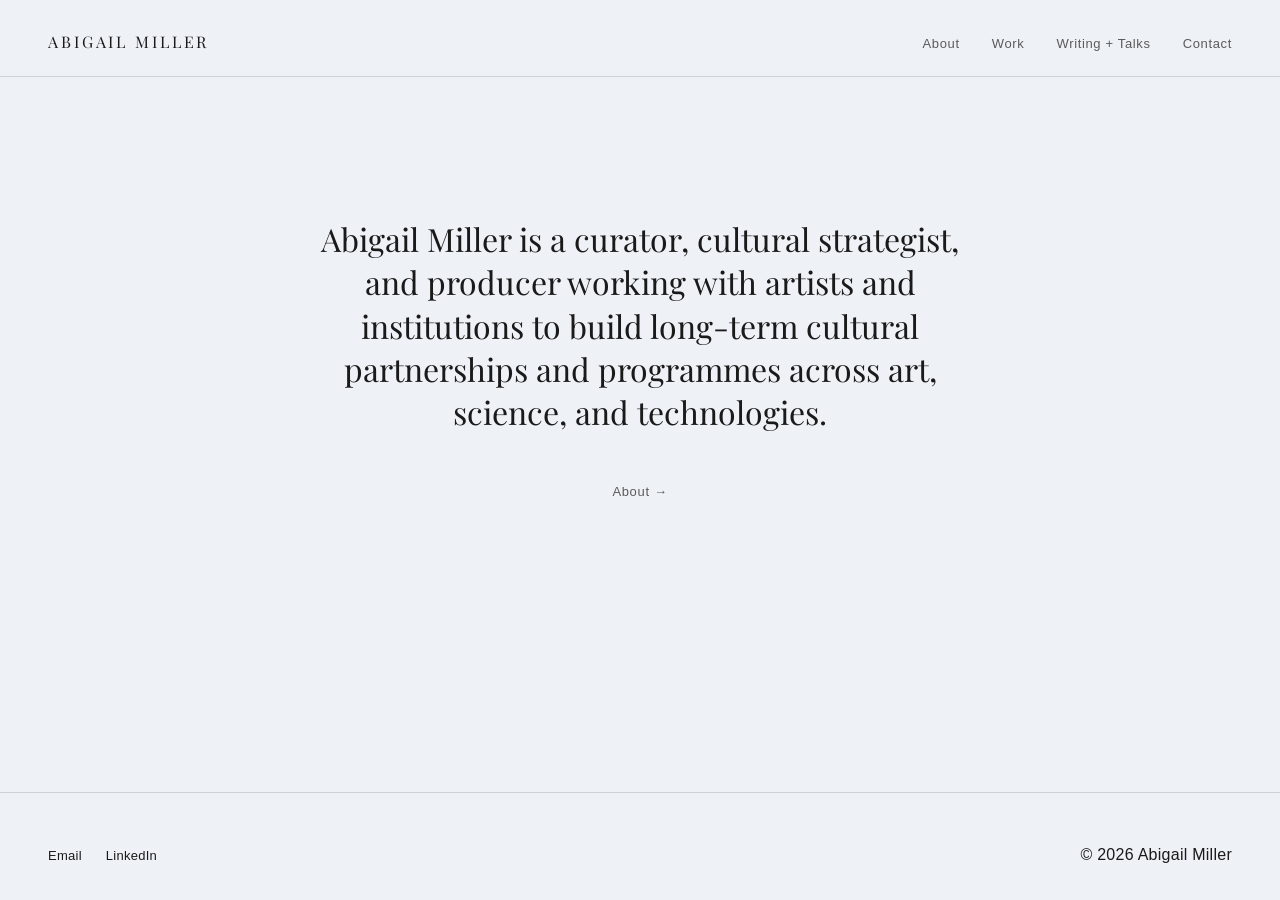
<file: index.html>
<!DOCTYPE html>
<html lang="en">
<head>
    <meta charset="UTF-8">
    <meta name="viewport" content="width=device-width, initial-scale=1.0">
    <title>Abigail Miller</title>
    <link rel="icon" type="image/png" href="/favicon.png">
    <link rel="preconnect" href="https://fonts.googleapis.com">
    <link rel="preconnect" href="https://fonts.gstatic.com" crossorigin>
    <link href="https://fonts.googleapis.com/css2?family=Playfair+Display:wght@400;500&display=swap" rel="stylesheet">
    <link rel="stylesheet" href="/styles.css">
    <script src="nav.js" defer></script>
</head>
<body>
    <header class="site-header">
        <div class="site-header__inner">
            <a href="/" class="wordmark" aria-label="Abigail Miller, home">Abigail Miller</a>
            <div class="nav">
                <button type="button" class="nav__toggle" aria-expanded="false" aria-controls="nav-list" aria-label="Menu">Menu</button>
                <ul class="nav__list" id="nav-list">
                    <li><a class="nav__link" href="/about">About</a></li>
                    <li><a class="nav__link" href="/work">Work</a></li>
                    <li><a class="nav__link" href="/writing">Writing + Talks</a></li>
                    <li><a class="nav__link" href="/contact">Contact</a></li>
                </ul>
            </div>
        </div>
    </header>

    <main class="main--landing">
        <section class="landing">
            <p class="landing__statement">Abigail Miller is a curator, cultural strategist, and producer working with artists and institutions to build long-term cultural partnerships and programmes across art, science, and technologies.</p>
            <a class="landing__link" href="/about">About &rarr;</a>
        </section>
    </main>

    <footer class="site-footer">
        <div class="site-footer__inner">
            <div class="site-footer__group">
                <a href="mailto:abigail.kathleen.miller@gmail.com">Email</a>
                <a href="https://www.linkedin.com/in/abigailkmiller/">LinkedIn</a>
            </div>
            <p>&copy; 2026 Abigail Miller</p>
        </div>
    </footer>
</body>
</html>
</file>
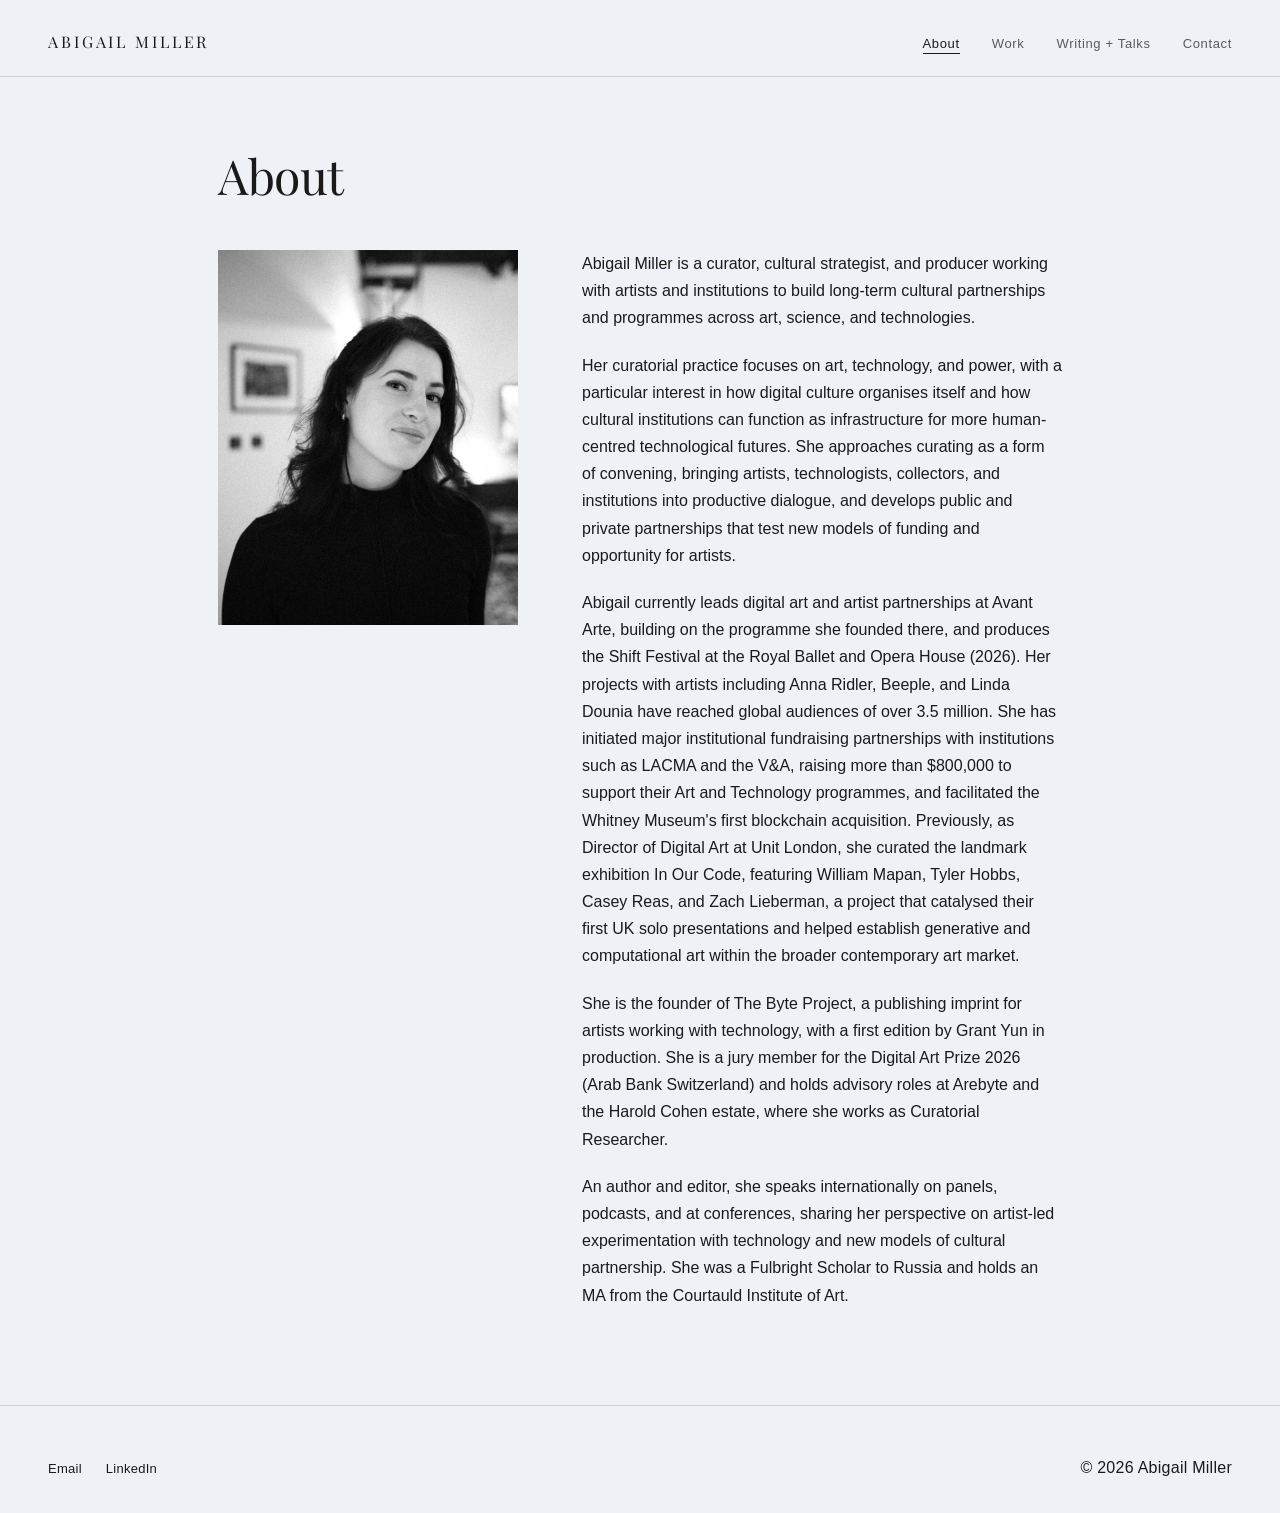
<file: about.html>
<!DOCTYPE html>
<html lang="en">
<head>
    <meta charset="UTF-8">
    <meta name="viewport" content="width=device-width, initial-scale=1.0">
    <title>About | Abigail Miller</title>
    <link rel="icon" type="image/png" href="favicon.png">
    <link rel="preconnect" href="https://fonts.googleapis.com">
    <link rel="preconnect" href="https://fonts.gstatic.com" crossorigin>
    <link href="https://fonts.googleapis.com/css2?family=Playfair+Display:wght@400;500&display=swap" rel="stylesheet">
    <link rel="stylesheet" href="styles.css">
    <script src="nav.js" defer></script>
</head>
<body>
    <header class="site-header">
        <div class="site-header__inner">
            <a href="index.html" class="wordmark" aria-label="Abigail Miller, home">Abigail Miller</a>
            <div class="nav">
                <button type="button" class="nav__toggle" aria-expanded="false" aria-controls="nav-list" aria-label="Menu">Menu</button>
                <ul class="nav__list" id="nav-list">
                    <li><a class="nav__link" href="about.html" aria-current="page">About</a></li>
                    <li><a class="nav__link" href="work.html">Work</a></li>
                    <li><a class="nav__link" href="writing.html">Writing + Talks</a></li>
                    <li><a class="nav__link" href="contact.html">Contact</a></li>
                </ul>
            </div>
        </div>
    </header>

    <main>
        <article class="about-page">
            <header class="page-title">
                <h1>About</h1>
            </header>

            <div class="about-layout">
                <figure class="about-portrait">
                    <img class="portrait" src="portrait.jpg" alt="Abigail Miller">
                </figure>

                <div class="about-copy prose">
                    <p>Abigail Miller is a curator, cultural strategist, and producer working with artists and institutions to build long-term cultural partnerships and programmes across art, science, and technologies.</p>

                    <p>Her curatorial practice focuses on art, technology, and power, with a particular interest in how digital culture organises itself and how cultural institutions can function as infrastructure for more human-centred technological futures. She approaches curating as a form of convening, bringing artists, technologists, collectors, and institutions into productive dialogue, and develops public and private partnerships that test new models of funding and opportunity for artists.</p>

                    <p>Abigail currently leads digital art and artist partnerships at Avant Arte, building on the programme she founded there, and produces the Shift Festival at the Royal Ballet and Opera House (2026). Her projects with artists including Anna Ridler, Beeple, and Linda Dounia have reached global audiences of over 3.5 million. She has initiated major institutional fundraising partnerships with institutions such as LACMA and the V&amp;A, raising more than $800,000 to support their Art and Technology programmes, and facilitated the Whitney Museum's first blockchain acquisition. Previously, as Director of Digital Art at Unit London, she curated the landmark exhibition In Our Code, featuring William Mapan, Tyler Hobbs, Casey Reas, and Zach Lieberman, a project that catalysed their first UK solo presentations and helped establish generative and computational art within the broader contemporary art market.</p>

                    <p>She is the founder of The Byte Project, a publishing imprint for artists working with technology, with a first edition by Grant Yun in production. She is a jury member for the Digital Art Prize 2026 (Arab Bank Switzerland) and holds advisory roles at Arebyte and the Harold Cohen estate, where she works as Curatorial Researcher.</p>

                    <p>An author and editor, she speaks internationally on panels, podcasts, and at conferences, sharing her perspective on artist-led experimentation with technology and new models of cultural partnership. She was a Fulbright Scholar to Russia and holds an MA from the Courtauld Institute of Art.</p>
                </div>
            </div>
        </article>
    </main>

    <footer class="site-footer">
        <div class="site-footer__inner">
            <div class="site-footer__group">
                <a href="mailto:abigail.kathleen.miller@gmail.com">Email</a>
                <a href="https://www.linkedin.com/in/abigailkmiller/">LinkedIn</a>
            </div>
            <p>&copy; 2026 Abigail Miller</p>
        </div>
    </footer>
</body>
</html>
</file>
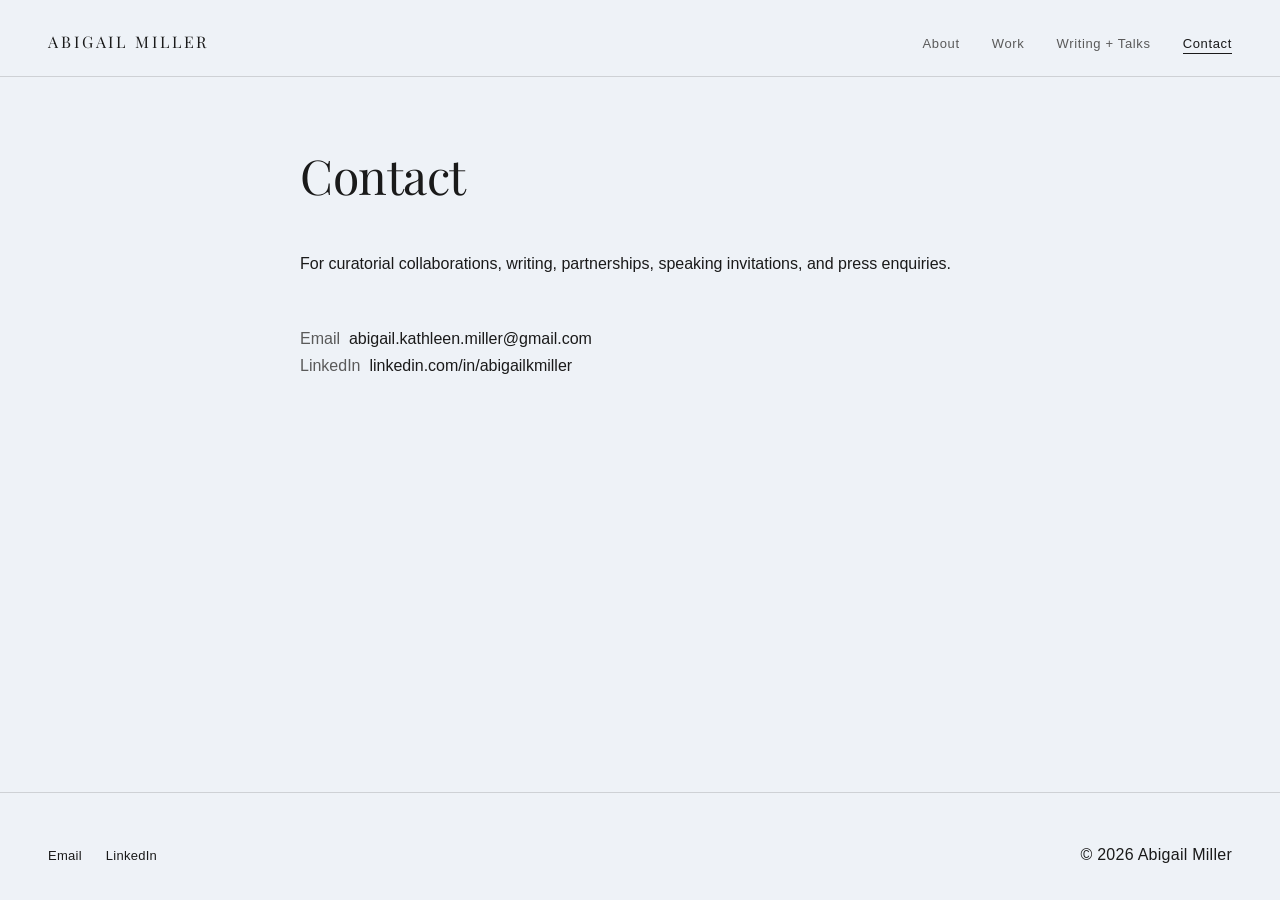
<file: contact.html>
<!DOCTYPE html>
<html lang="en">
<head>
    <meta charset="UTF-8">
    <meta name="viewport" content="width=device-width, initial-scale=1.0">
    <title>Contact | Abigail Miller</title>
    <link rel="icon" type="image/png" href="favicon.png">
    <link rel="preconnect" href="https://fonts.googleapis.com">
    <link rel="preconnect" href="https://fonts.gstatic.com" crossorigin>
    <link href="https://fonts.googleapis.com/css2?family=Playfair+Display:wght@400;500&display=swap" rel="stylesheet">
    <link rel="stylesheet" href="styles.css">
    <script src="nav.js" defer></script>
</head>
<body>
    <header class="site-header">
        <div class="site-header__inner">
            <a href="index.html" class="wordmark" aria-label="Abigail Miller, home">Abigail Miller</a>
            <div class="nav">
                <button type="button" class="nav__toggle" aria-expanded="false" aria-controls="nav-list" aria-label="Menu">Menu</button>
                <ul class="nav__list" id="nav-list">
                    <li><a class="nav__link" href="about.html">About</a></li>
                    <li><a class="nav__link" href="work.html">Work</a></li>
                    <li><a class="nav__link" href="writing.html">Writing + Talks</a></li>
                    <li><a class="nav__link" href="contact.html" aria-current="page">Contact</a></li>
                </ul>
            </div>
        </div>
    </header>

    <main>
        <article class="page">
            <header class="page-title">
                <h1>Contact</h1>
            </header>

            <p class="contact-statement">For curatorial collaborations, writing, partnerships, speaking invitations, and press enquiries.</p>

            <div class="contact-details">
                <p><span class="contact-details__label">Email</span>&nbsp;&nbsp;<a href="mailto:abigail.kathleen.miller@gmail.com">abigail.kathleen.miller@gmail.com</a></p>
                <p><span class="contact-details__label">LinkedIn</span>&nbsp;&nbsp;<a href="https://www.linkedin.com/in/abigailkmiller/">linkedin.com/in/abigailkmiller</a></p>
            </div>
        </article>
    </main>

    <footer class="site-footer">
        <div class="site-footer__inner">
            <div class="site-footer__group">
                <a href="mailto:abigail.kathleen.miller@gmail.com">Email</a>
                <a href="https://www.linkedin.com/in/abigailkmiller/">LinkedIn</a>
            </div>
            <p>&copy; 2026 Abigail Miller</p>
        </div>
    </footer>
</body>
</html>
</file>
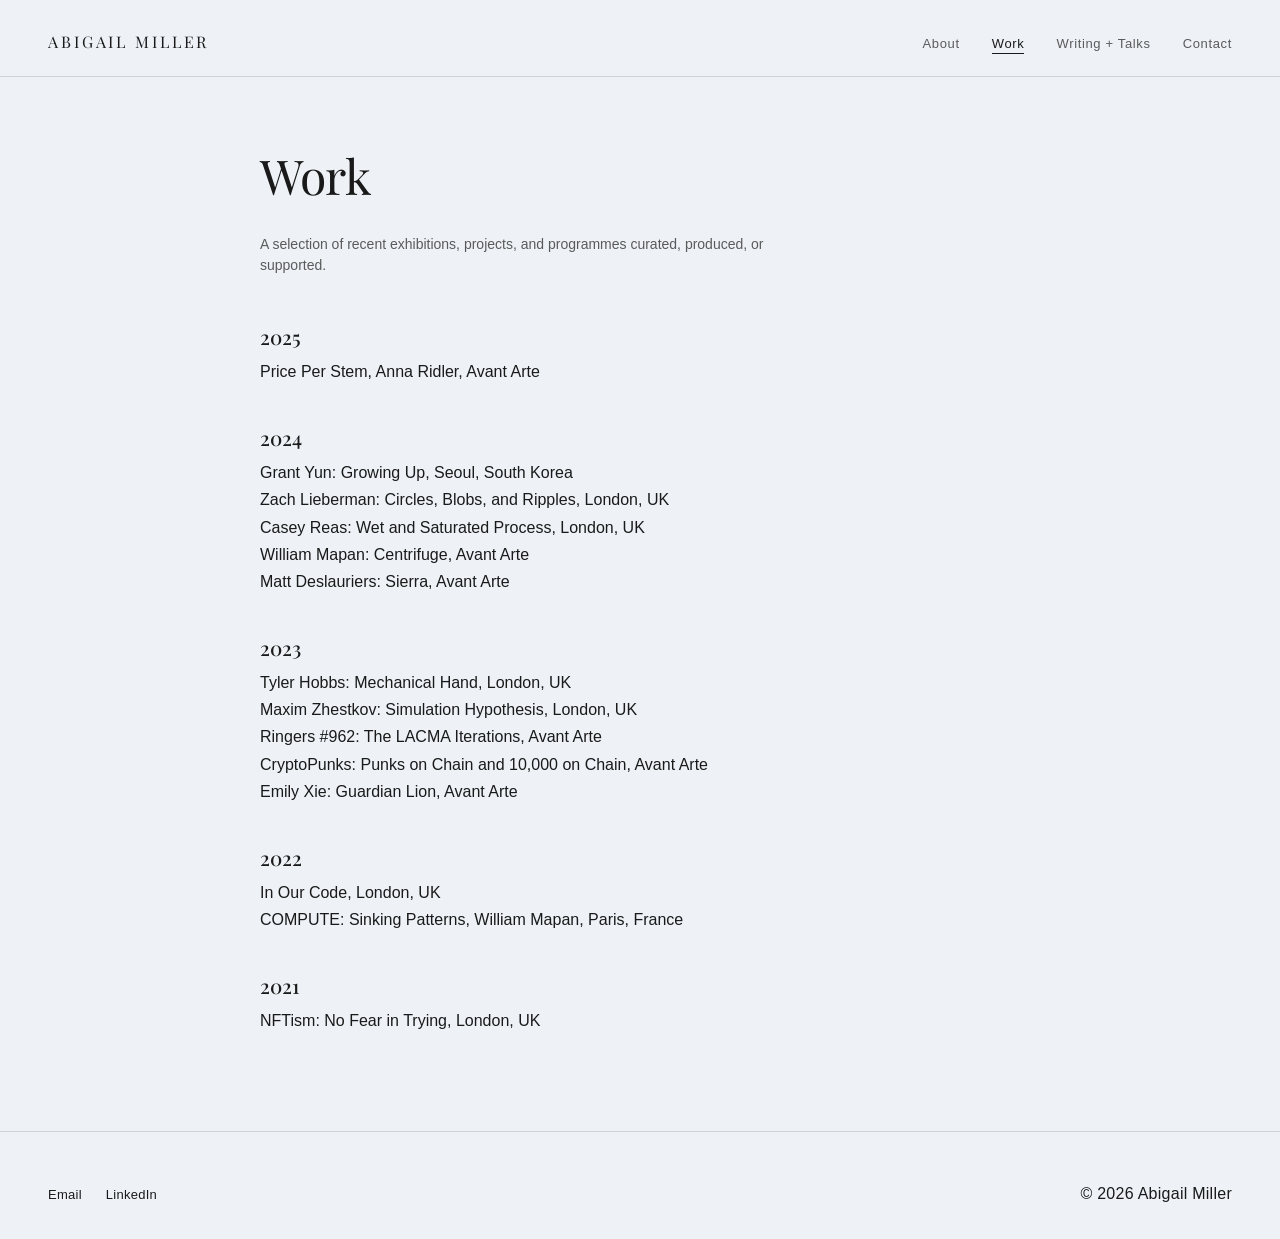
<file: work.html>
<!DOCTYPE html>
<html lang="en">
<head>
    <meta charset="UTF-8">
    <meta name="viewport" content="width=device-width, initial-scale=1.0">
    <title>Work | Abigail Miller</title>
    <link rel="icon" type="image/png" href="favicon.png">
    <link rel="preconnect" href="https://fonts.googleapis.com">
    <link rel="preconnect" href="https://fonts.gstatic.com" crossorigin>
    <link href="https://fonts.googleapis.com/css2?family=Playfair+Display:wght@400;500&display=swap" rel="stylesheet">
    <link rel="stylesheet" href="styles.css">
    <script src="nav.js" defer></script>
</head>
<body>
    <header class="site-header">
        <div class="site-header__inner">
            <a href="index.html" class="wordmark" aria-label="Abigail Miller, home">Abigail Miller</a>
            <div class="nav">
                <button type="button" class="nav__toggle" aria-expanded="false" aria-controls="nav-list" aria-label="Menu">Menu</button>
                <ul class="nav__list" id="nav-list">
                    <li><a class="nav__link" href="about.html">About</a></li>
                    <li><a class="nav__link" href="work.html" aria-current="page">Work</a></li>
                    <li><a class="nav__link" href="writing.html">Writing + Talks</a></li>
                    <li><a class="nav__link" href="contact.html">Contact</a></li>
                </ul>
            </div>
        </div>
    </header>

    <main>
        <section class="page page--list" aria-labelledby="page-title">
            <header class="page-title">
                <h1 id="page-title">Work</h1>
                <p class="page-title__intro">A selection of recent exhibitions, projects, and programmes curated, produced, or supported.</p>
            </header>

            <div class="list-group">
                <h2 class="list-group__year">2025</h2>
                <ul class="list-group__items">
                    <li>Price Per Stem, Anna Ridler, Avant Arte</li>
                </ul>
            </div>

            <div class="list-group">
                <h2 class="list-group__year">2024</h2>
                <ul class="list-group__items">
                    <li>Grant Yun: Growing Up, Seoul, South Korea</li>
                    <li>Zach Lieberman: Circles, Blobs, and Ripples, London, UK</li>
                    <li>Casey Reas: Wet and Saturated Process, London, UK</li>
                    <li>William Mapan: Centrifuge, Avant Arte</li>
                    <li>Matt Deslauriers: Sierra, Avant Arte</li>
                </ul>
            </div>

            <div class="list-group">
                <h2 class="list-group__year">2023</h2>
                <ul class="list-group__items">
                    <li>Tyler Hobbs: Mechanical Hand, London, UK</li>
                    <li>Maxim Zhestkov: Simulation Hypothesis, London, UK</li>
                    <li>Ringers #962: The LACMA Iterations, Avant Arte</li>
                    <li>CryptoPunks: Punks on Chain and 10,000 on Chain, Avant Arte</li>
                    <li>Emily Xie: Guardian Lion, Avant Arte</li>
                </ul>
            </div>

            <div class="list-group">
                <h2 class="list-group__year">2022</h2>
                <ul class="list-group__items">
                    <li>In Our Code, London, UK</li>
                    <li>COMPUTE: Sinking Patterns, William Mapan, Paris, France</li>
                </ul>
            </div>

            <div class="list-group">
                <h2 class="list-group__year">2021</h2>
                <ul class="list-group__items">
                    <li>NFTism: No Fear in Trying, London, UK</li>
                </ul>
            </div>
        </section>
    </main>

    <footer class="site-footer">
        <div class="site-footer__inner">
            <div class="site-footer__group">
                <a href="mailto:abigail.kathleen.miller@gmail.com">Email</a>
                <a href="https://www.linkedin.com/in/abigailkmiller/">LinkedIn</a>
            </div>
            <p>&copy; 2026 Abigail Miller</p>
        </div>
    </footer>
</body>
</html>
</file>
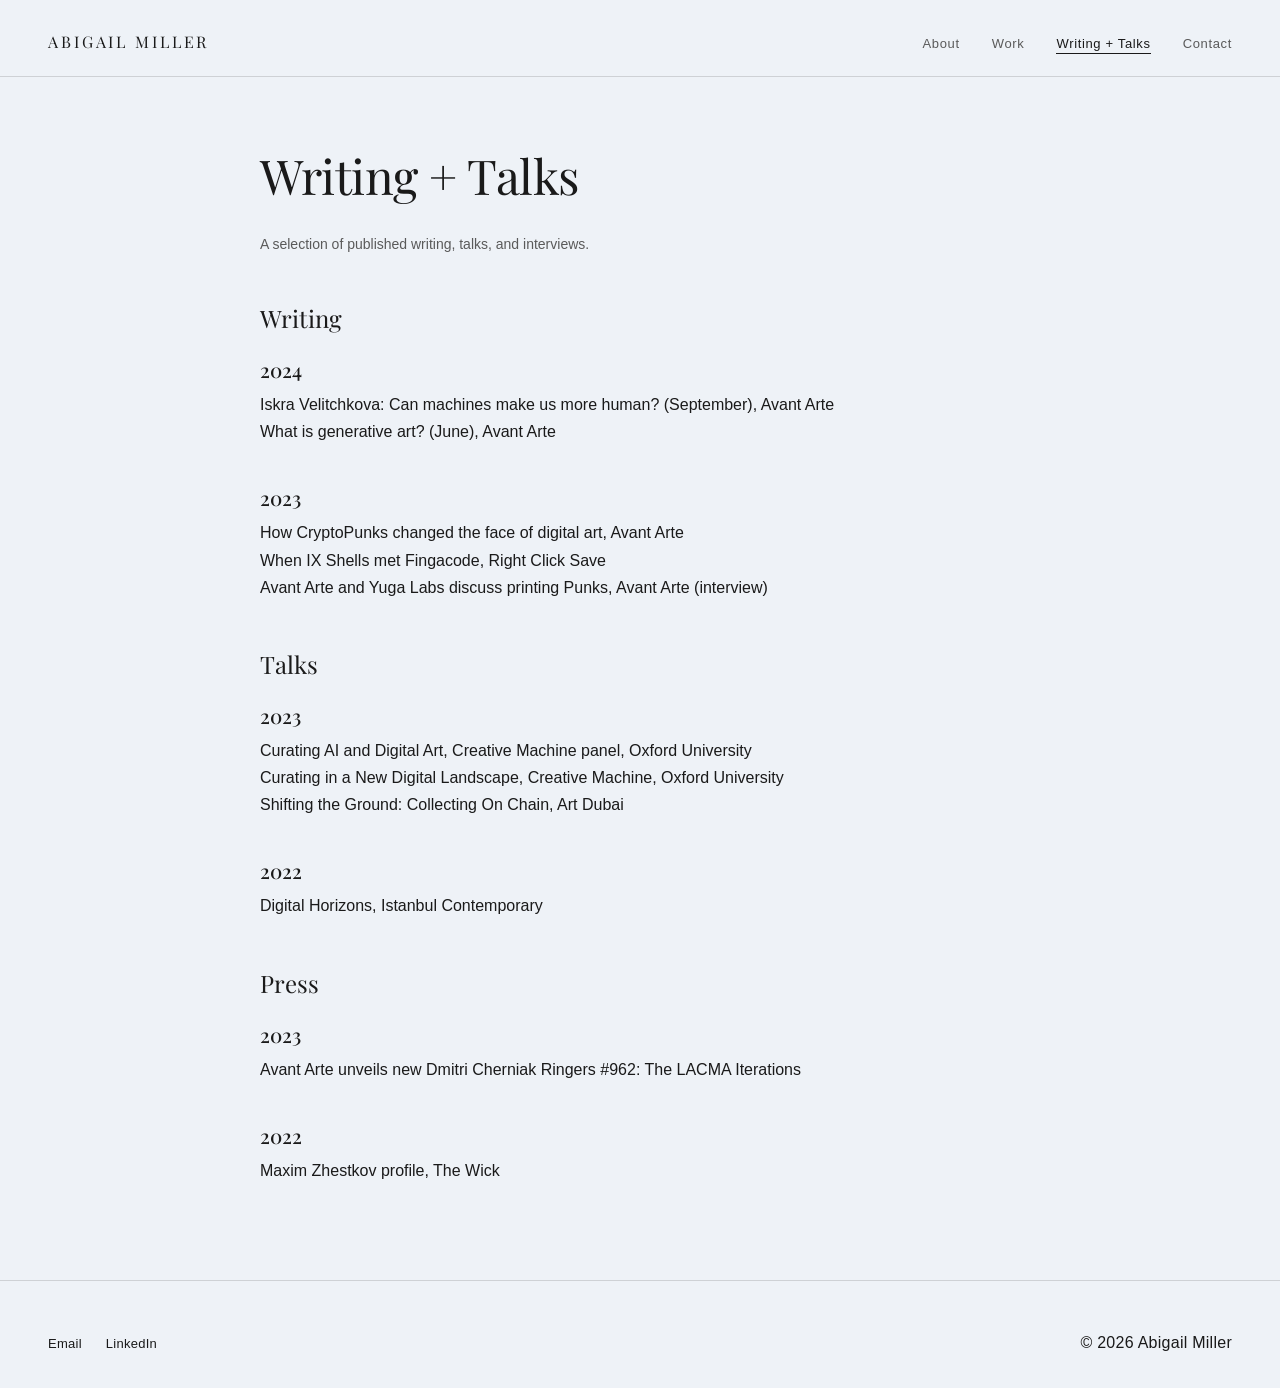
<file: writing.html>
<!DOCTYPE html>
<html lang="en">
<head>
    <meta charset="UTF-8">
    <meta name="viewport" content="width=device-width, initial-scale=1.0">
    <title>Writing + Talks | Abigail Miller</title>
    <link rel="icon" type="image/png" href="favicon.png">
    <link rel="preconnect" href="https://fonts.googleapis.com">
    <link rel="preconnect" href="https://fonts.gstatic.com" crossorigin>
    <link href="https://fonts.googleapis.com/css2?family=Playfair+Display:wght@400;500&display=swap" rel="stylesheet">
    <link rel="stylesheet" href="styles.css">
    <script src="nav.js" defer></script>
</head>
<body>
    <header class="site-header">
        <div class="site-header__inner">
            <a href="index.html" class="wordmark" aria-label="Abigail Miller, home">Abigail Miller</a>
            <div class="nav">
                <button type="button" class="nav__toggle" aria-expanded="false" aria-controls="nav-list" aria-label="Menu">Menu</button>
                <ul class="nav__list" id="nav-list">
                    <li><a class="nav__link" href="about.html">About</a></li>
                    <li><a class="nav__link" href="work.html">Work</a></li>
                    <li><a class="nav__link" href="writing.html" aria-current="page">Writing + Talks</a></li>
                    <li><a class="nav__link" href="contact.html">Contact</a></li>
                </ul>
            </div>
        </div>
    </header>

    <main>
        <section class="page page--list" aria-labelledby="page-title">
            <header class="page-title">
                <h1 id="page-title">Writing + Talks</h1>
                <p class="page-title__intro">A selection of published writing, talks, and interviews.</p>
            </header>

            <section aria-labelledby="writing-heading">
                <h2 id="writing-heading" class="section-heading section-heading--first">Writing</h2>

                <div class="list-group">
                    <h3 class="list-group__year">2024</h3>
                    <ul class="list-group__items">
                        <li><a href="https://avantarte.com/insights/avant-essay/iskra-velitchkova-notes-on-creation" target="_blank" rel="noopener noreferrer">Iskra Velitchkova: Can machines make us more human? (September), Avant Arte</a></li>
                        <li><a href="https://avantarte.com/insights/guides/what-is-generative-art" target="_blank" rel="noopener noreferrer">What is generative art? (June), Avant Arte</a></li>
                    </ul>
                </div>

                <div class="list-group">
                    <h3 class="list-group__year">2023</h3>
                    <ul class="list-group__items">
                        <li>How CryptoPunks changed the face of digital art, Avant Arte</li>
                        <li>When IX Shells met Fingacode, Right Click Save</li>
                        <li>Avant Arte and Yuga Labs discuss printing Punks, Avant Arte (interview)</li>
                    </ul>
                </div>
            </section>

            <section aria-labelledby="talks-heading">
                <h2 id="talks-heading" class="section-heading">Talks</h2>

                <div class="list-group">
                    <h3 class="list-group__year">2023</h3>
                    <ul class="list-group__items">
                        <li>Curating AI and Digital Art, Creative Machine panel, Oxford University</li>
                        <li>Curating in a New Digital Landscape, Creative Machine, Oxford University</li>
                        <li>Shifting the Ground: Collecting On Chain, Art Dubai</li>
                    </ul>
                </div>

                <div class="list-group">
                    <h3 class="list-group__year">2022</h3>
                    <ul class="list-group__items">
                        <li>Digital Horizons, Istanbul Contemporary</li>
                    </ul>
                </div>
            </section>

            <section aria-labelledby="press-heading">
                <h2 id="press-heading" class="section-heading">Press</h2>

                <div class="list-group">
                    <h3 class="list-group__year">2023</h3>
                    <ul class="list-group__items">
                        <li>Avant Arte unveils new Dmitri Cherniak Ringers #962: The LACMA Iterations</li>
                    </ul>
                </div>

                <div class="list-group">
                    <h3 class="list-group__year">2022</h3>
                    <ul class="list-group__items">
                        <li>Maxim Zhestkov profile, The Wick</li>
                    </ul>
                </div>
            </section>
        </section>
    </main>

    <footer class="site-footer">
        <div class="site-footer__inner">
            <div class="site-footer__group">
                <a href="mailto:abigail.kathleen.miller@gmail.com">Email</a>
                <a href="https://www.linkedin.com/in/abigailkmiller/">LinkedIn</a>
            </div>
            <p>&copy; 2026 Abigail Miller</p>
        </div>
    </footer>
</body>
</html>
</file>
<file: styles.css>
/* Reset */
*,
*::before,
*::after {
    box-sizing: border-box;
}

html,
body,
h1,
h2,
h3,
p,
ul,
ol,
li,
figure,
blockquote,
dl,
dd {
    margin: 0;
    padding: 0;
}

ul,
ol {
    list-style: none;
}

img {
    max-width: 100%;
    display: block;
}

a {
    color: inherit;
}

/* Design tokens */
:root {
    --bg: #eef2f7;
    --ink: #1a1a1a;
    --muted: #5a5a5a;
    --rule-soft: rgba(26, 26, 26, 0.15);
    --rule: rgba(26, 26, 26, 0.2);
    --accent: #d62828;

    --serif: "Playfair Display", Georgia, serif;
    --sans: Arial, Helvetica, sans-serif;

    --page-max-text: 680px;
    --page-max-list: 760px;

    --pad-x: 48px;
    --pad-x-mobile: 24px;

    --transition: color 0.15s ease, border-color 0.15s ease, background-color 0.15s ease;
}

/* Base */
html {
    background: var(--bg);
}

body {
    background: var(--bg);
    color: var(--ink);
    font-family: var(--sans);
    font-size: 16px;
    line-height: 1.7;
    -webkit-font-smoothing: antialiased;
    -moz-osx-font-smoothing: grayscale;
    min-height: 100vh;
    display: flex;
    flex-direction: column;
}

main {
    flex: 1 0 auto;
    width: 100%;
    padding: 72px var(--pad-x) 96px;
}

.page {
    margin: 0 auto;
    max-width: var(--page-max-text);
}

.page--list {
    max-width: var(--page-max-list);
}

/* Typography */
h1 {
    font-family: var(--serif);
    font-weight: 400;
    font-size: 48px;
    line-height: 1.1;
    letter-spacing: -0.01em;
    color: var(--ink);
}

h2 {
    font-family: var(--serif);
    font-weight: 400;
    font-size: 24px;
    line-height: 1.25;
    color: var(--ink);
}

p {
    font-family: var(--sans);
    font-size: 16px;
    line-height: 1.7;
    color: var(--ink);
}

.lede {
    font-family: var(--serif);
    font-weight: 400;
    font-size: 22px;
    line-height: 1.5;
    color: var(--ink);
}

.meta {
    font-family: var(--sans);
    font-size: 13px;
    color: var(--muted);
    letter-spacing: 0.02em;
}

/* Links */
a {
    color: var(--ink);
    text-decoration: none;
    transition: var(--transition);
}

a:hover,
a:focus-visible {
    color: var(--accent);
}

.prose a,
a.inline {
    text-decoration: underline;
    text-decoration-thickness: 1px;
    text-underline-offset: 3px;
}

:focus-visible {
    outline: 2px solid var(--accent);
    outline-offset: 3px;
    border-radius: 1px;
}

/* Header */
.site-header {
    position: sticky;
    top: 0;
    z-index: 10;
    background: var(--bg);
    border-bottom: 1px solid var(--rule-soft);
    padding: 28px var(--pad-x) 20px;
}

.site-header__inner {
    display: flex;
    align-items: baseline;
    justify-content: space-between;
    gap: 24px;
}

.wordmark {
    font-family: var(--serif);
    font-weight: 400;
    font-size: 16px;
    letter-spacing: 0.18em;
    text-transform: uppercase;
    color: var(--ink);
    white-space: nowrap;
}

.wordmark:hover,
.wordmark:focus-visible {
    color: var(--accent);
}

/* Nav */
.nav {
    position: relative;
    margin: 0;
}

.nav__toggle {
    display: none;
    font-family: var(--sans);
    font-size: 13px;
    letter-spacing: 0.05em;
    color: var(--ink);
    background: transparent;
    border: 0;
    padding: 0;
    cursor: pointer;
    user-select: none;
}

.nav__toggle:hover,
.nav__toggle:focus-visible {
    color: var(--accent);
}

.nav__list {
    display: flex;
    gap: 32px;
    align-items: baseline;
}

.nav__link {
    font-family: var(--sans);
    font-size: 13px;
    letter-spacing: 0.05em;
    color: var(--muted);
    padding-bottom: 2px;
}

.nav__link[aria-current="page"] {
    color: var(--ink);
    border-bottom: 1px solid var(--ink);
}

.nav__link:hover,
.nav__link:focus-visible,
.nav__link[aria-current="page"]:hover,
.nav__link[aria-current="page"]:focus-visible {
    color: var(--accent);
}

.nav__link[aria-current="page"]:hover,
.nav__link[aria-current="page"]:focus-visible {
    border-bottom-color: var(--accent);
}

/* Footer */
.site-footer {
    flex-shrink: 0;
    border-top: 1px solid var(--rule-soft);
    padding: 48px var(--pad-x) 32px;
}

.site-footer__inner {
    display: flex;
    justify-content: space-between;
    align-items: baseline;
    gap: 24px;
    font-size: 13px;
    color: var(--muted);
    letter-spacing: 0.02em;
}

.site-footer__group {
    display: flex;
    gap: 24px;
}

.site-footer a {
    color: var(--ink);
}

.site-footer a:hover,
.site-footer a:focus-visible {
    color: var(--accent);
}

/* Page headers */
.page-title {
    margin-bottom: 48px;
}

.page-title__eyebrow {
    font-family: var(--sans);
    font-size: 13px;
    letter-spacing: 0.08em;
    text-transform: uppercase;
    color: var(--muted);
    margin-bottom: 16px;
}

.page-title h1 + .page-title__intro {
    margin-top: 32px;
}

.page-title__intro {
    font-family: var(--sans);
    font-size: 14px;
    line-height: 1.5;
    color: var(--muted);
    max-width: 560px;
}

.section-heading {
    font-family: var(--serif);
    font-weight: 400;
    font-size: 24px;
    line-height: 1.25;
    color: var(--ink);
    margin-top: 48px;
    margin-bottom: 24px;
}

.section-heading--first {
    margin-top: 16px;
}

/* About page */
.about-page {
    max-width: 844px;
    margin: 0 auto;
}

.about-layout {
    display: grid;
    grid-template-columns: 300px 1fr;
    gap: 64px;
    align-items: start;
}

.about-portrait {
    margin: 0;
}

.portrait {
    display: block;
    width: 100%;
    aspect-ratio: 4 / 5;
    object-fit: cover;
    background: #d4d8de;
}

.about-copy {
    min-width: 0;
}

/* Prose (About, Contact intro, etc.) */
.prose > * + * {
    margin-top: 20px;
}

.prose h2 {
    margin-top: 56px;
    margin-bottom: 8px;
}

/* Landing page */
.main--landing {
    padding-top: 140px;
}

.landing {
    max-width: 680px;
    margin: 0 auto;
    text-align: center;
}

.landing__statement {
    font-family: var(--serif);
    font-weight: 400;
    font-size: 32px;
    line-height: 1.35;
    color: var(--ink);
    margin: 0;
}

.landing__link {
    display: inline-block;
    margin-top: 48px;
    font-family: var(--sans);
    font-size: 13px;
    letter-spacing: 0.05em;
    color: var(--muted);
}

.landing__link:hover,
.landing__link:focus-visible {
    color: var(--accent);
}

/* List page (Work, Writing + Talks) */
.entries {
    display: flex;
    flex-direction: column;
}

.entry {
    display: grid;
    grid-template-columns: 80px 1fr auto;
    gap: 32px;
    align-items: baseline;
    padding: 20px 0;
    border-top: 0.5px solid var(--rule);
    color: var(--ink);
}

.entry:last-child {
    border-bottom: 0.5px solid var(--rule);
}

.entry__date {
    font-family: var(--sans);
    font-size: 13px;
    color: var(--muted);
    letter-spacing: 0.02em;
    padding-top: 6px;
}

.entry__body {
    min-width: 0;
}

.entry__title {
    font-family: var(--serif);
    font-weight: 400;
    font-size: 20px;
    line-height: 1.3;
    color: var(--ink);
    display: block;
}

.entry__subtitle {
    font-family: var(--sans);
    font-size: 14px;
    color: var(--muted);
    margin-top: 6px;
    line-height: 1.5;
}

.entry__arrow {
    font-family: var(--sans);
    font-size: 16px;
    color: var(--muted);
    padding-top: 4px;
    transition: var(--transition);
}

a.entry:hover .entry__title,
a.entry:focus-visible .entry__title,
a.entry:hover .entry__arrow,
a.entry:focus-visible .entry__arrow {
    color: var(--accent);
}

/* List groups (Work, Writing + Talks) */
.list-group + .list-group {
    margin-top: 40px;
}

.list-group__year {
    font-family: var(--serif);
    font-weight: 500;
    font-size: 20px;
    line-height: 1.3;
    color: var(--ink);
    margin-bottom: 8px;
}

.list-group__items {
    list-style: none;
    padding: 0;
    margin: 0;
}

.list-group__items li {
    font-family: var(--sans);
    font-size: 16px;
    line-height: 1.7;
    color: var(--ink);
}

.list-group__items a {
    color: var(--ink);
}

.list-group__items a:hover,
.list-group__items a:focus-visible {
    color: var(--accent);
}

/* Contact page */
.contact-statement {
    font-family: var(--sans);
    font-size: 16px;
    line-height: 1.7;
    color: var(--ink);
    max-width: 680px;
    margin-bottom: 48px;
}

.contact-details {
    font-family: var(--sans);
    font-size: 16px;
    line-height: 1.7;
    max-width: 680px;
}

.contact-details p {
    margin: 0;
}

.contact-details__label {
    color: var(--muted);
}

/* Responsive */
@media (max-width: 768px) {
    main {
        padding: 56px var(--pad-x-mobile) 72px;
    }

    .main--landing {
        padding-top: 64px;
    }

    .site-header {
        padding: 20px var(--pad-x-mobile) 16px;
    }

    .site-footer {
        padding: 40px var(--pad-x-mobile) 28px;
    }

    .site-header__inner {
        align-items: center;
    }

    .nav__toggle {
        display: inline-block;
    }

    .nav__list {
        display: none;
        position: absolute;
        right: 0;
        top: calc(100% + 12px);
        background: var(--bg);
        border: 1px solid var(--rule-soft);
        padding: 16px 20px;
        flex-direction: column;
        gap: 16px;
        min-width: 180px;
    }

    .nav__toggle[aria-expanded="true"] + .nav__list {
        display: flex;
    }

    h1 {
        font-size: 36px;
    }

    .about-layout {
        grid-template-columns: 1fr;
        gap: 32px;
    }

    .about-portrait {
        max-width: 300px;
    }

    .intro {
        padding-top: 40px;
    }

    .intro__bio {
        font-size: 22px;
    }

    .entry {
        grid-template-columns: 1fr auto;
        gap: 4px 16px;
        padding: 18px 0;
    }

    .entry__date {
        grid-column: 1 / -1;
        padding-top: 0;
        margin-bottom: 4px;
    }

    .entry__body {
        grid-column: 1 / 2;
    }

    .entry__arrow {
        grid-column: 2 / 3;
        align-self: start;
        padding-top: 4px;
    }

    .site-footer__inner {
        flex-direction: column;
        gap: 12px;
    }
}

@media (max-width: 375px) {
    .site-header__inner {
        gap: 16px;
    }

    .wordmark {
        font-size: 14px;
        letter-spacing: 0.16em;
    }
}
</file>
